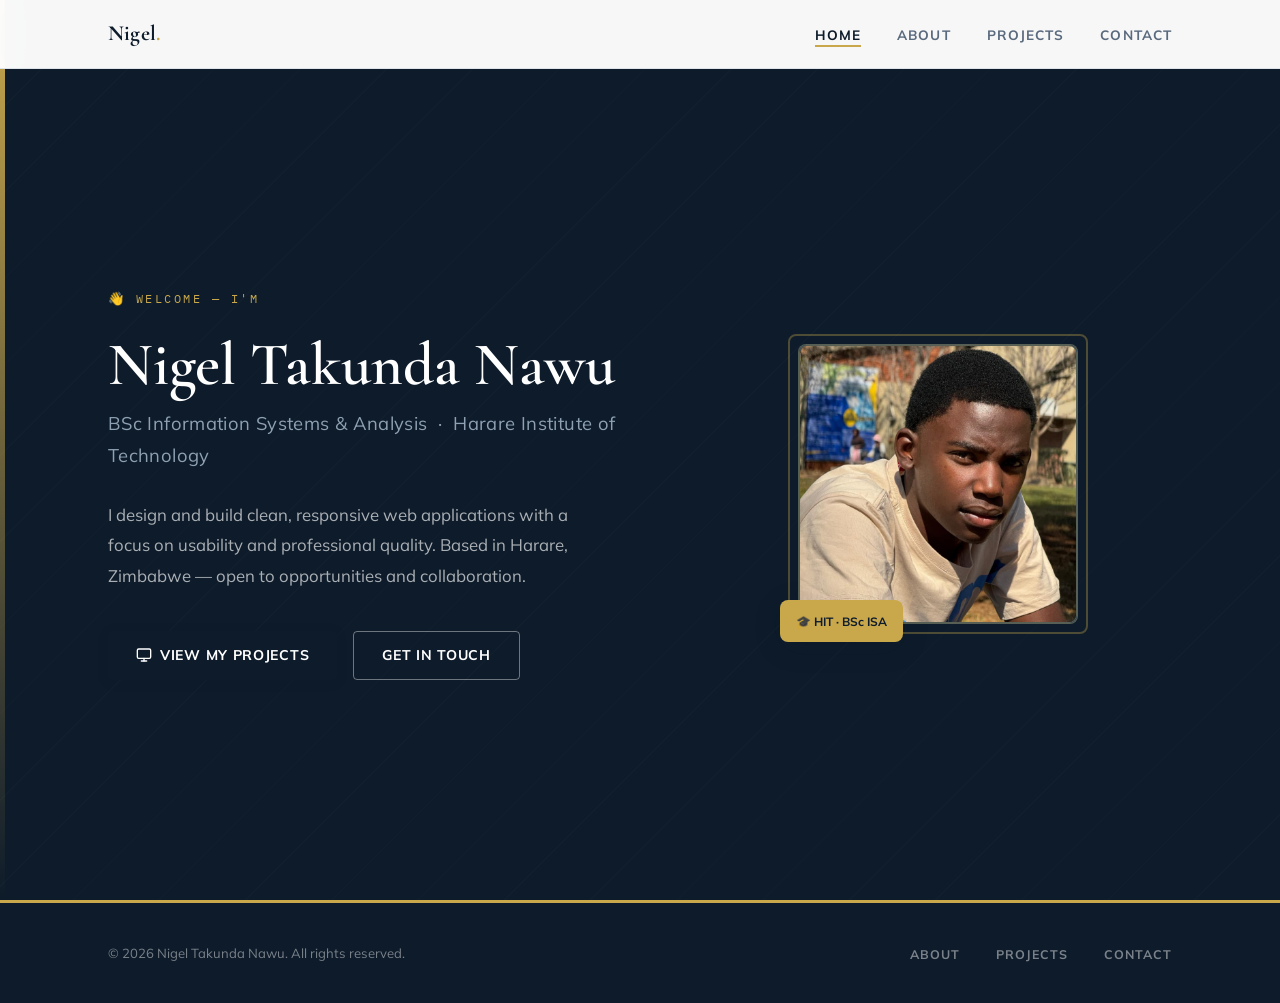
<file: index.html>
<!DOCTYPE html>
<html lang="en">
<head>
  <meta charset="UTF-8" />
  <meta name="viewport" content="width=device-width, initial-scale=1.0" />
  <meta name="description" content="Nigel Takunda Nawu — BSc Information Systems & Analysis student at HIT. Web developer based in Harare, Zimbabwe." />
  <title>Nigel Takunda Nawu | Web Developer</title>

  <!-- Google Fonts: Cormorant Garamond (serif display) + Mulish (clean sans) + IBM Plex Mono -->
  <link rel="preconnect" href="https://fonts.googleapis.com" />
  <link rel="preconnect" href="https://fonts.gstatic.com" crossorigin />
  <link href="https://fonts.googleapis.com/css2?family=Cormorant+Garamond:wght@600;700&family=Mulish:wght@400;600;700;800&family=IBM+Plex+Mono:wght@400;500&display=swap" rel="stylesheet" />

  <!-- External CSS stylesheet -->
  <link rel="stylesheet" href="css/style.css" />
</head>
<body>

  <!-- ===================== NAVIGATION ===================== -->
  <nav class="navbar" id="navbar" aria-label="Main navigation">
    <div class="container">
      <!-- Brand / Logo -->
      <a href="index.html" class="nav-logo" aria-label="Nigel Nawu home">
        Nigel<em>.</em>
      </a>

      <!-- Nav links -->
      <ul class="nav-links" id="navLinks" role="list">
        <li><a href="index.html" class="active" aria-current="page">Home</a></li>
        <li><a href="about.html">About</a></li>
        <li><a href="projects.html">Projects</a></li>
        <li><a href="contact.html">Contact</a></li>
      </ul>

      <!-- Mobile hamburger -->
      <button class="nav-toggle" id="navToggle"
              aria-label="Toggle navigation menu"
              aria-expanded="false"
              aria-controls="navLinks">
        <span></span>
        <span></span>
        <span></span>
      </button>
    </div>
  </nav>

  <!-- ===================== HERO ===================== -->
  <main>
    <section class="hero" aria-labelledby="hero-name">
      <div class="container">
        <div class="hero-inner">

          <!-- Text content -->
          <div class="hero-text">
            <span class="hero-eyebrow">👋 Welcome — I'm</span>

            <h1 class="hero-name" id="hero-name">Nigel Takunda Nawu</h1>

            <p class="hero-title">
              BSc Information Systems &amp; Analysis &nbsp;·&nbsp; Harare Institute of Technology
            </p>

            <p class="hero-intro">
              I design and build clean, responsive web applications with a focus
              on usability and professional quality. Based in Harare, Zimbabwe —
              open to opportunities and collaboration.
            </p>

            <!-- Call-to-action buttons -->
            <div class="hero-cta">
              <a href="projects.html" class="btn btn-primary">
                <!-- Inline SVG: monitor icon -->
                <svg xmlns="http://www.w3.org/2000/svg" width="16" height="16" viewBox="0 0 24 24"
                     fill="none" stroke="currentColor" stroke-width="2"
                     stroke-linecap="round" stroke-linejoin="round" aria-hidden="true">
                  <rect x="2" y="3" width="20" height="14" rx="2"/>
                  <line x1="8" y1="21" x2="16" y2="21"/>
                  <line x1="12" y1="17" x2="12" y2="21"/>
                </svg>
                View My Projects
              </a>
              <a href="contact.html" class="btn btn-outline" style="color:#fff; border-color:rgba(255,255,255,0.4);">
                Get In Touch
              </a>
            </div>
          </div>

          <!-- Avatar / Photo -->
          <div class="hero-avatar">
            <div class="avatar-frame">
              <!--
                TO ADD YOUR PHOTO:
                Replace the div below with:
                <img src="images/nigel.jpg" alt="Nigel Takunda Nawu" class="avatar-photo" style="border-radius:8px;width:280px;height:280px;object-fit:cover;">
              -->
              <div class="avatar-photo" role="img" aria-label="Nigel Takunda Nawu">
                <img src="images/project.jpg" alt="Nigel Takunda Nawu" class="avatar-photo" style="border-radius:8px;width:280px;height:280px;object-fit:cover;">
              </div>

              <!-- Credential badge -->
              <div class="hero-credential" aria-label="Currently studying at HIT">
                🎓 HIT · BSc ISA
              </div>
            </div>
          </div>

        </div>
      </div>
    </section>
  </main>

  <!-- ===================== FOOTER ===================== -->
  <footer class="footer" role="contentinfo">
    <div class="container">
      <div class="footer-inner">
        <p>© <span id="year"></span> Nigel Takunda Nawu. All rights reserved.</p>
        <nav aria-label="Footer navigation">
          <ul class="nav-links" role="list">
            <li><a href="about.html">About</a></li>
            <li><a href="projects.html">Projects</a></li>
            <li><a href="contact.html">Contact</a></li>
          </ul>
        </nav>
      </div>
    </div>
  </footer>

  <!-- ===================== JAVASCRIPT ===================== -->
  <script>
    // Inject current year
    document.getElementById('year').textContent = new Date().getFullYear();

    // Navbar shadow on scroll
    const navbar = document.getElementById('navbar');
    window.addEventListener('scroll', () => {
      navbar.classList.toggle('scrolled', window.scrollY > 10);
    });

    // Mobile nav toggle
    const toggle = document.getElementById('navToggle');
    const navLinks = document.getElementById('navLinks');

    toggle.addEventListener('click', () => {
      const open = navLinks.classList.toggle('open');
      toggle.setAttribute('aria-expanded', open);
    });

    // Close on link click (mobile)
    navLinks.querySelectorAll('a').forEach(a => {
      a.addEventListener('click', () => {
        navLinks.classList.remove('open');
        toggle.setAttribute('aria-expanded', 'false');
      });
    });
  </script>

</body>
</html>
</file>
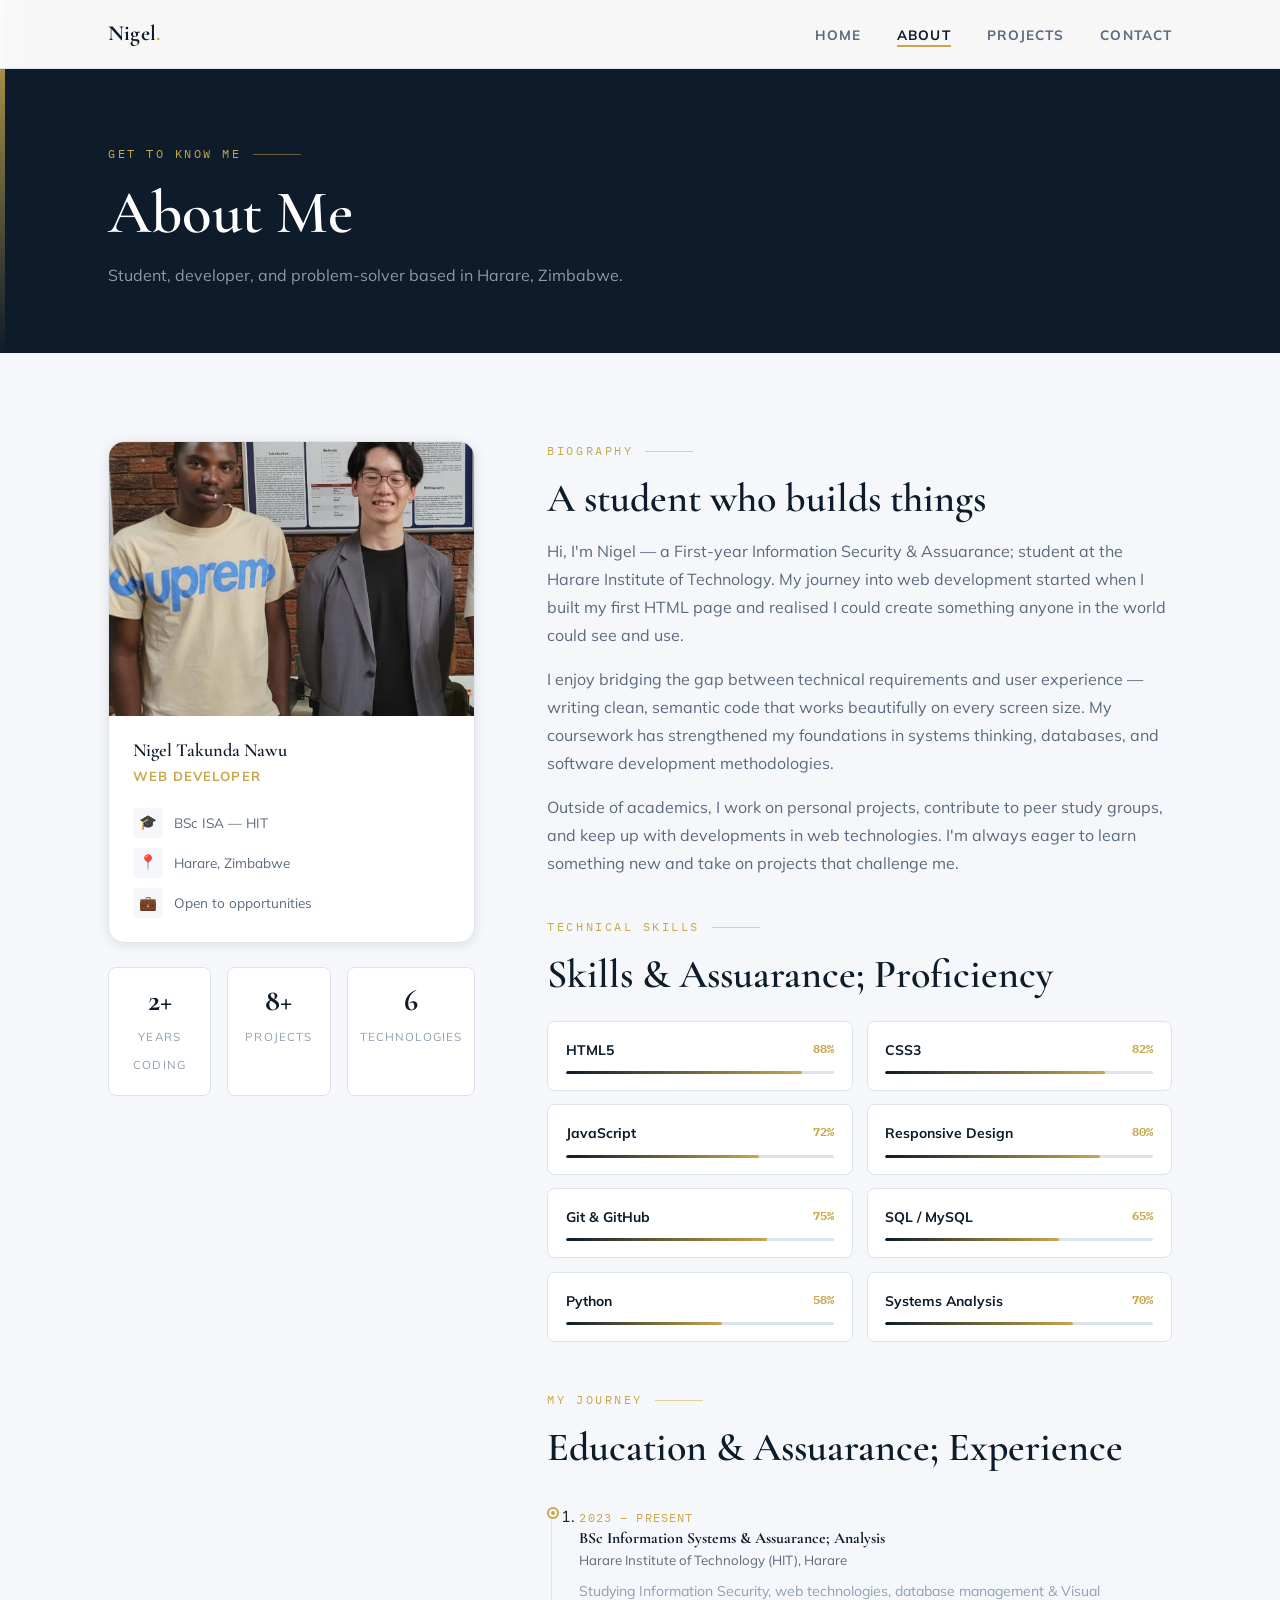
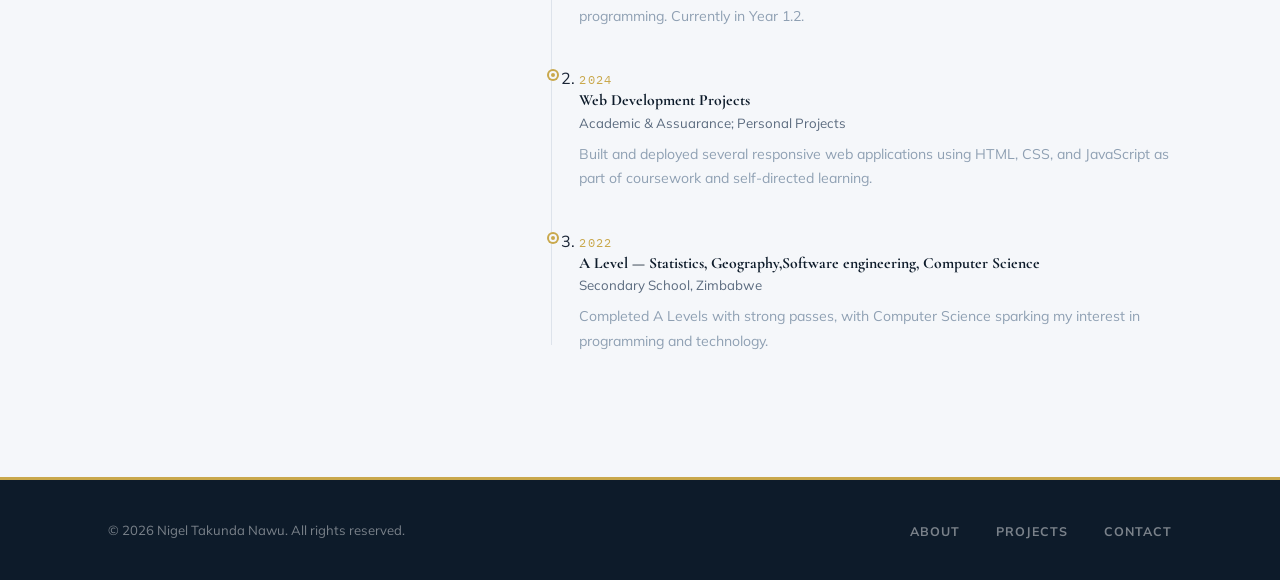
<file: about.html>
<!DOCTYPE html>
<html lang="en">
<head>
  <meta charset="UTF-8" />
  <meta name="viewport" content="width=device-width, initial-scale=1.0" />
  <meta name="description" content="About Nigel Takunda Nawu — biography, skills, education and experience." />
  <title>About | Nigel Takunda Nawu</title>

  <link rel="preconnect" href="https://fonts.googleapis.com" />
  <link rel="preconnect" href="https://fonts.gstatic.com" crossorigin />
  <link href="https://fonts.googleapis.com/css2?family=Cormorant+Garamond:wght@600;700&family=Mulish:wght@400;600;700;800&family=IBM+Plex+Mono:wght@400;500&display=swap" rel="stylesheet" />

  <!-- External CSS stylesheet -->
  <link rel="stylesheet" href="css/style.css" />
</head>
<body>

  <!-- ===================== NAVIGATION ===================== -->
  <nav class="navbar" id="navbar" aria-label="Main navigation">
    <div class="container">
      <a href="index.html" class="nav-logo">Nigel<em>.</em></a>

      <ul class="nav-links" id="navLinks" role="list">
        <li><a href="index.html">Home</a></li>
        <li><a href="about.html" class="active" aria-current="page">About</a></li>
        <li><a href="projects.html">Projects</a></li>
        <li><a href="contact.html">Contact</a></li>
      </ul>

      <button class="nav-toggle" id="navToggle"
              aria-label="Toggle navigation menu"
              aria-expanded="false"
              aria-controls="navLinks">
        <span></span><span></span><span></span>
      </button>
    </div>
  </nav>

  <!-- ===================== PAGE HEADER ===================== -->
  <header class="page-header" aria-labelledby="about-heading">
    <div class="container">
      <span class="section-label">Get to know me</span>
      <h1 id="about-heading">About Me</h1>
      <p>Student, developer, and problem-solver based in Harare, Zimbabwe.</p>
    </div>
  </header>

  <!-- ===================== ABOUT CONTENT ===================== -->
  <main>
    <section class="section" aria-label="About content">
      <div class="container">
        <div class="about-grid">

          <!-- ---- Sidebar: Profile card + stats ---- -->
          <aside class="about-sidebar">
            <div class="profile-card">
              <!-- Profile photo placeholder -->
              <div class="profile-card-img" aria-label="Nigel Takunda Nawu profile photo">
                <!--
                  TO ADD YOUR PHOTO: -->
                  <img src="images/project1.jpg" alt="Nigel Takunda Nawu">
              </div>
              <div class="profile-card-body">
                <h3>Nigel Takunda Nawu</h3>
                <p class="profile-role">Web Developer</p>
                <ul class="profile-meta" role="list">
                  <li class="profile-meta-item">
                    <span class="profile-meta-icon" aria-hidden="true">🎓</span>
                    BSc ISA — HIT
                  </li>
                  <li class="profile-meta-item">
                    <span class="profile-meta-icon" aria-hidden="true">📍</span>
                    Harare, Zimbabwe
                  </li>
                  <li class="profile-meta-item">
                    <span class="profile-meta-icon" aria-hidden="true">💼</span>
                    Open to opportunities
                  </li>
                </ul>
              </div>
            </div>

            <!-- Quick stats -->
            <div class="about-stats">
              <div class="stat-card">
                <span class="stat-number">2+</span>
                <span class="stat-label">Years Coding</span>
              </div>
              <div class="stat-card">
                <span class="stat-number">8+</span>
                <span class="stat-label">Projects</span>
              </div>
              <div class="stat-card">
                <span class="stat-number">6</span>
                <span class="stat-label">Technologies</span>
              </div>
            </div>
          </aside>

          <!-- ---- Main content: Bio + Skills + Timeline ---- -->
          <div class="about-main">

            <!-- Biography -->
            <section aria-labelledby="bio-heading">
              <span class="section-label">Biography</span>
              <h2 id="bio-heading">A student who builds things</h2>
              <div class="about-bio" style="margin-top:1rem;">
                <!-- Replace with your real biography -->
                <p>
                  Hi, I'm Nigel — a First-year Information Security & Assuarance;  student at
                  the Harare Institute of Technology. My journey into web development started
                  when I built my first HTML page and realised I could create something anyone
                  in the world could see and use.
                </p>
                <p>
                  I enjoy bridging the gap between technical requirements and user experience —
                  writing clean, semantic code that works beautifully on every screen size.
                  My coursework has strengthened my foundations in systems thinking, databases,
                  and software development methodologies.
                </p>
                <p>
                  Outside of academics, I work on personal projects, contribute to peer
                  study groups, and keep up with developments in web technologies. I'm
                  always eager to learn something new and take on projects that challenge me.
                </p>
              </div>
            </section>

            <!-- Skills -->
            <section class="skills-wrap" aria-labelledby="skills-heading">
              <span class="section-label">Technical Skills</span>
              <h2 id="skills-heading">Skills & Assuarance; Proficiency</h2>

              <!-- Skills rendered by JavaScript -->
              <div class="skills-grid" id="skillsGrid" style="margin-top:1.5rem;"></div>
            </section>

            <!-- Timeline -->
            <section class="timeline-section" aria-labelledby="timeline-heading">
              <span class="section-label">My Journey</span>
              <h2 id="timeline-heading">Education & Assuarance; Experience</h2>

              <ol class="timeline" role="list" style="margin-top:1.5rem;">

                <li class="timeline-item">
                  <time class="t-date" datetime="2023">2023 – Present</time>
                  <h3 class="t-title">BSc Information Systems & Assuarance; Analysis</h3>
                  <p class="t-org">Harare Institute of Technology (HIT), Harare</p>
                  <p class="t-desc">
                    Studying Information Security, web technologies, database management & Visual
                    programming. Currently in Year 1.2.
                  </p>
                </li>

                <li class="timeline-item">
                  <time class="t-date" datetime="2024">2024</time>
                  <h3 class="t-title">Web Development Projects</h3>
                  <p class="t-org">Academic & Assuarance; Personal Projects</p>
                  <p class="t-desc">
                    Built and deployed several responsive web applications using HTML,
                    CSS, and JavaScript as part of coursework and self-directed learning.
                  </p>
                </li>

                <li class="timeline-item">
                  <time class="t-date" datetime="2022">2022</time>
                  <h3 class="t-title">A Level — Statistics, Geography,Software engineering, Computer Science</h3>
                  <p class="t-org">Secondary School, Zimbabwe</p>
                  <p class="t-desc">
                    Completed A Levels with strong passes, with Computer Science sparking
                    my interest in programming and technology.
                  </p>
                </li>

              </ol>
            </section>

          </div><!-- /about-main -->
        </div>
      </div>
    </section>
  </main>

  <!-- ===================== FOOTER ===================== -->
  <footer class="footer" role="contentinfo">
    <div class="container">
      <div class="footer-inner">
        <p>© <span id="year"></span> Nigel Takunda Nawu. All rights reserved.</p>
        <nav aria-label="Footer navigation">
          <ul class="nav-links" role="list">
            <li><a href="about.html">About</a></li>
            <li><a href="projects.html">Projects</a></li>
            <li><a href="contact.html">Contact</a></li>
          </ul>
        </nav>
      </div>
    </div>
  </footer>

  <!-- ===================== JAVASCRIPT ===================== -->
  <script>
    document.getElementById('year').textContent = new Date().getFullYear();

    // Navbar scroll shadow
    const navbar = document.getElementById('navbar');
    window.addEventListener('scroll', () => {
      navbar.classList.toggle('scrolled', window.scrollY > 10);
    });

    // Mobile nav
    const toggle = document.getElementById('navToggle');
    const navLinks = document.getElementById('navLinks');
    toggle.addEventListener('click', () => {
      const open = navLinks.classList.toggle('open');
      toggle.setAttribute('aria-expanded', open);
    });
    navLinks.querySelectorAll('a').forEach(a => {
      a.addEventListener('click', () => {
        navLinks.classList.remove('open');
        toggle.setAttribute('aria-expanded', 'false');
      });
    });

    // ---- Skills data — edit name/level to match your real skills ----
    const skills = [
      { name: 'HTML5',          level: 88 },
      { name: 'CSS3',           level: 82 },
      { name: 'JavaScript',     level: 72 },
      { name: 'Responsive Design', level: 80 },
      { name: 'Git & GitHub',   level: 75 },
      { name: 'SQL / MySQL',    level: 65 },
      { name: 'Python',         level: 58 },
      { name: 'Systems Analysis', level: 70 },
    ];

    // Render skill bars into the grid
    const grid = document.getElementById('skillsGrid');
    skills.forEach(s => {
      const el = document.createElement('div');
      el.className = 'skill-item';
      el.innerHTML = `
        <div class="skill-header">
          <span>${s.name}</span>
          <span class="skill-pct">${s.level}%</span>
        </div>
        <div class="skill-bar"
             role="progressbar"
             aria-valuenow="${s.level}"
             aria-valuemin="0"
             aria-valuemax="100"
             aria-label="${s.name} proficiency ${s.level}%">
          <div class="skill-fill" data-width="${s.level}%"></div>
        </div>
      `;
      grid.appendChild(el);
    });

    // Animate bars when they scroll into view
    const observer = new IntersectionObserver(entries => {
      entries.forEach(entry => {
        if (entry.isIntersecting) {
          entry.target.querySelectorAll('.skill-fill').forEach(bar => {
            bar.style.width = bar.dataset.width;
          });
          observer.unobserve(entry.target);
        }
      });
    }, { threshold: 0.3 });

    observer.observe(grid);
  </script>

</body>
</html>
</file>
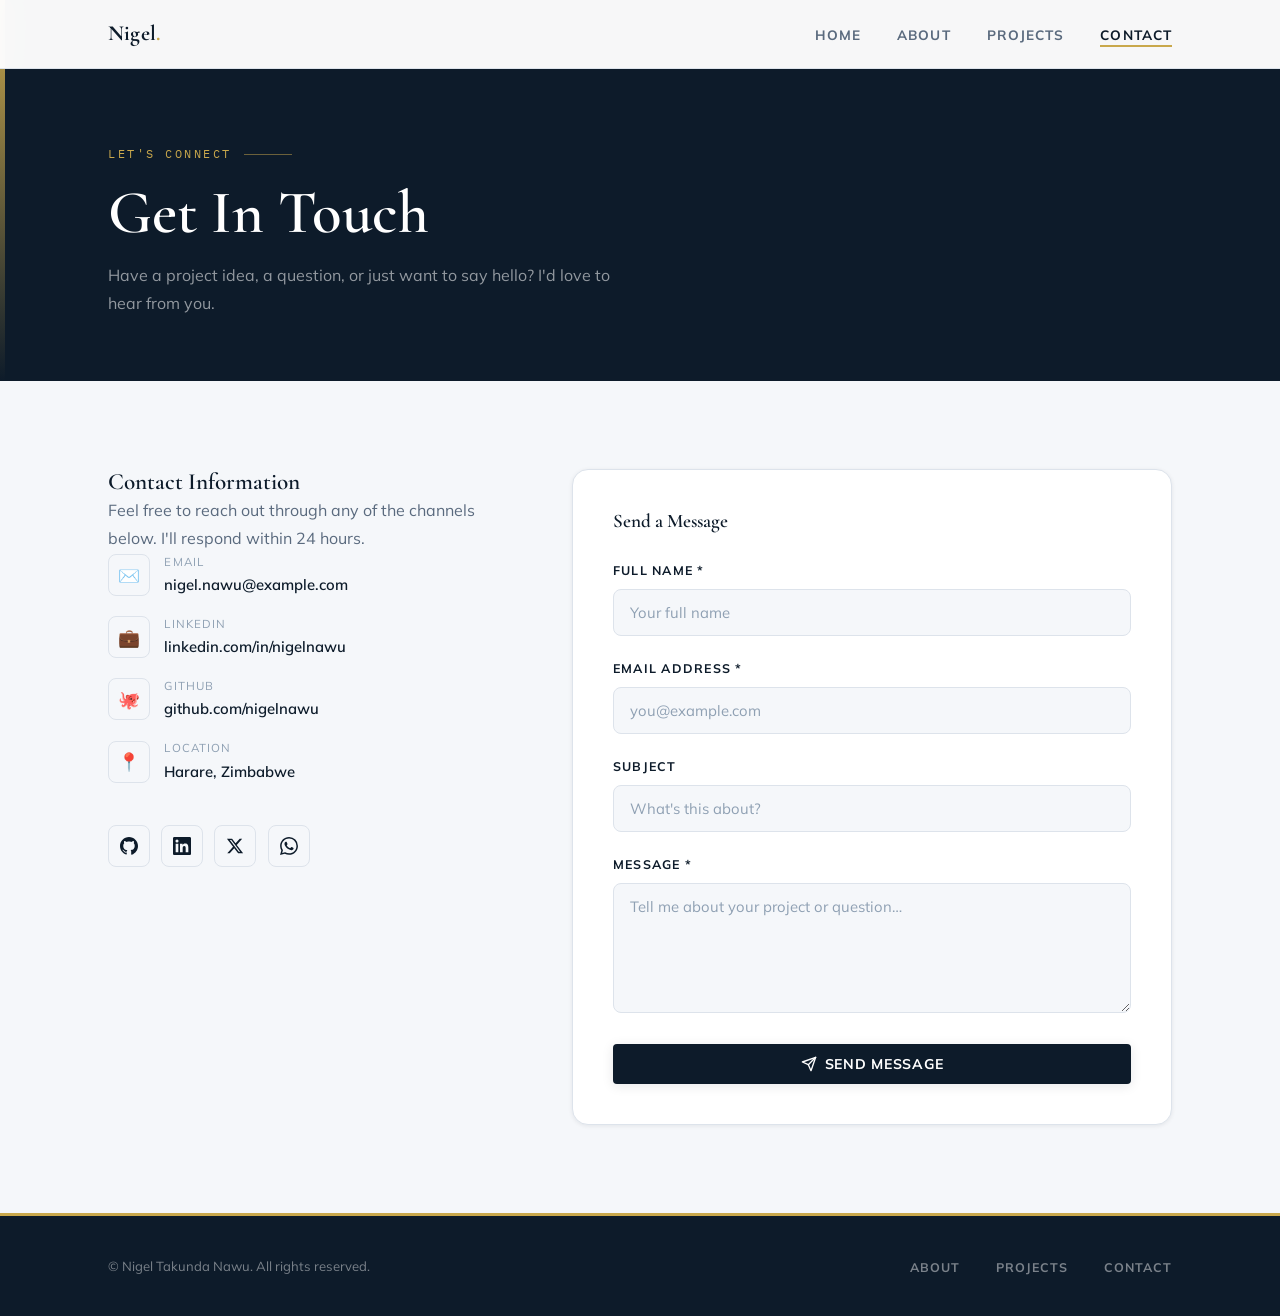
<file: contact.html>
<!DOCTYPE html>
<html lang="en">
<head>
  <meta charset="UTF-8" />
  <meta name="viewport" content="width=device-width, initial-scale=1.0" />
  <meta name="description" content="Contact Nigel Takunda Nawu — reach out for projects, collaboration, or opportunities." />
  <title>Contact | Nigel Takunda Nawu</title>

  <link rel="preconnect" href="https://fonts.googleapis.com" />
  <link rel="preconnect" href="https://fonts.gstatic.com" crossorigin />
  <link href="https://fonts.googleapis.com/css2?family=Cormorant+Garamond:wght@600;700&family=Mulish:wght@400;600;700;800&family=IBM+Plex+Mono:wght@400;500&display=swap" rel="stylesheet" />

  <!-- External CSS stylesheet -->
  <link rel="stylesheet" href="css/style.css" />
</head>
<body>

  <!-- ===================== NAVIGATION ===================== -->
  <nav class="navbar" id="navbar" aria-label="Main navigation">
    <div class="container">
      <a href="index.html" class="nav-logo">Nigel<em>.</em></a>

      <ul class="nav-links" id="navLinks" role="list">
        <li><a href="index.html">Home</a></li>
        <li><a href="about.html">About</a></li>
        <li><a href="projects.html">Projects</a></li>
        <li><a href="contact.html" class="active" aria-current="page">Contact</a></li>
      </ul>

      <button class="nav-toggle" id="navToggle"
              aria-label="Toggle navigation menu"
              aria-expanded="false"
              aria-controls="navLinks">
        <span></span><span></span><span></span>
      </button>
    </div>
  </nav>

  <!-- ===================== PAGE HEADER ===================== -->
  <header class="page-header" aria-labelledby="contact-heading">
    <div class="container">
      <span class="section-label">Let's connect</span>
      <h1 id="contact-heading">Get In Touch</h1>
      <p>Have a project idea, a question, or just want to say hello? I'd love to hear from you.</p>
    </div>
  </header>

  <!-- ===================== CONTACT CONTENT ===================== -->
  <main>
    <section class="section" aria-label="Contact information and form">
      <div class="container">
        <div class="contact-grid">

          <!-- ---- Info column ---- -->
          <aside>
            <h3>Contact Information</h3>
            <p>Feel free to reach out through any of the channels below.
               I'll respond within 24 hours.</p>

            <!-- Contact items — includes required email link -->
            <ul class="contact-list" role="list">

              <!-- Email link (required by assignment brief) -->
              <li>
                <a href="mailto:nigeltakunda8@gmail.com"
                   class="contact-row"
                   aria-label="Email Nigel Nawu">
                  <span class="contact-icon" aria-hidden="true">✉️</span>
                  <div>
                    <div class="contact-lbl">Email</div>
                    <div class="contact-val">nigel.nawu@example.com</div>
                  </div>
                </a>
              </li>

              <li>
                <a href="https://linkedin.com/in/nigelnawu"
                   class="contact-row"
                   target="_blank" rel="noopener noreferrer"
                   aria-label="Nigel Nawu on LinkedIn">
                  <span class="contact-icon" aria-hidden="true">💼</span>
                  <div>
                    <div class="contact-lbl">LinkedIn</div>
                    <div class="contact-val">linkedin.com/in/nigelnawu</div>
                  </div>
                </a>
              </li>

              <li>
                <a href="https://github.com/nigelnawu"
                   class="contact-row"
                   target="_blank" rel="noopener noreferrer"
                   aria-label="Nigel Nawu on GitHub">
                  <span class="contact-icon" aria-hidden="true">🐙</span>
                  <div>
                    <div class="contact-lbl">GitHub</div>
                    <div class="contact-val">github.com/nigelnawu</div>
                  </div>
                </a>
              </li>

              <li class="contact-row" style="cursor:default;">
                <span class="contact-icon" aria-hidden="true">📍</span>
                <div>
                  <div class="contact-lbl">Location</div>
                  <div class="contact-val">Harare, Zimbabwe</div>
                </div>
              </li>

            </ul>

            <!-- Social media links (required by assignment brief) -->
            <nav aria-label="Social media links">
              <div class="social-row">

                <!-- GitHub -->
                <a href="https://github.com/nigelnawu"
                   class="social-btn"
                   target="_blank" rel="noopener noreferrer"
                   aria-label="GitHub profile">
                  <svg xmlns="http://www.w3.org/2000/svg" width="18" height="18" viewBox="0 0 24 24" fill="currentColor" aria-hidden="true">
                    <path d="M12 0C5.37 0 0 5.37 0 12c0 5.3 3.438 9.8 8.205 11.385.6.113.82-.258.82-.577 0-.285-.01-1.04-.015-2.04-3.338.724-4.042-1.61-4.042-1.61C4.422 18.07 3.633 17.7 3.633 17.7c-1.087-.744.084-.729.084-.729 1.205.084 1.838 1.236 1.838 1.236 1.07 1.835 2.809 1.305 3.495.998.108-.776.417-1.305.76-1.605-2.665-.3-5.466-1.332-5.466-5.93 0-1.31.465-2.38 1.235-3.22-.135-.303-.54-1.523.105-3.176 0 0 1.005-.322 3.3 1.23.96-.267 1.98-.399 3-.405 1.02.006 2.04.138 3 .405 2.28-1.552 3.285-1.23 3.285-1.23.645 1.653.24 2.873.12 3.176.765.84 1.23 1.91 1.23 3.22 0 4.61-2.805 5.625-5.475 5.92.42.36.81 1.096.81 2.22 0 1.606-.015 2.896-.015 3.286 0 .315.21.69.825.57C20.565 21.795 24 17.295 24 12c0-6.63-5.37-12-12-12"/>
                  </svg>
                </a>

                <!-- LinkedIn -->
                <a href="https://linkedin.com/in/nigelnawu"
                   class="social-btn"
                   target="_blank" rel="noopener noreferrer"
                   aria-label="LinkedIn profile">
                  <svg xmlns="http://www.w3.org/2000/svg" width="18" height="18" viewBox="0 0 24 24" fill="currentColor" aria-hidden="true">
                    <path d="M20.447 20.452h-3.554v-5.569c0-1.328-.027-3.037-1.852-3.037-1.853 0-2.136 1.445-2.136 2.939v5.667H9.351V9h3.414v1.561h.046c.477-.9 1.637-1.85 3.37-1.85 3.601 0 4.267 2.37 4.267 5.455v6.286zM5.337 7.433a2.062 2.062 0 0 1-2.063-2.065 2.064 2.064 0 1 1 2.063 2.065zm1.782 13.019H3.555V9h3.564v11.452zM22.225 0H1.771C.792 0 0 .774 0 1.729v20.542C0 23.227.792 24 1.771 24h20.451C23.2 24 24 23.227 24 22.271V1.729C24 .774 23.2 0 22.222 0h.003z"/>
                  </svg>
                </a>

                <!-- Twitter / X -->
                <a href="https://twitter.com/nigelnawu"
                   class="social-btn"
                   target="_blank" rel="noopener noreferrer"
                   aria-label="Twitter profile">
                  <svg xmlns="http://www.w3.org/2000/svg" width="18" height="18" viewBox="0 0 24 24" fill="currentColor" aria-hidden="true">
                    <path d="M18.244 2.25h3.308l-7.227 8.26 8.502 11.24H16.17l-5.214-6.817L4.99 21.75H1.68l7.73-8.835L1.254 2.25H8.08l4.713 6.231zm-1.161 17.52h1.833L7.084 4.126H5.117z"/>
                  </svg>
                </a>

                <!-- WhatsApp -->
                <a href="https://wa.me/263771234567"
                   class="social-btn"
                   target="_blank" rel="noopener noreferrer"
                   aria-label="WhatsApp contact">
                  <svg xmlns="http://www.w3.org/2000/svg" width="18" height="18" viewBox="0 0 24 24" fill="currentColor" aria-hidden="true">
                    <path d="M17.472 14.382c-.297-.149-1.758-.867-2.03-.967-.273-.099-.471-.148-.67.15-.197.297-.767.966-.94 1.164-.173.199-.347.223-.644.075-.297-.15-1.255-.463-2.39-1.475-.883-.788-1.48-1.761-1.653-2.059-.173-.297-.018-.458.13-.606.134-.133.298-.347.446-.52.149-.174.198-.298.298-.497.099-.198.05-.371-.025-.52-.075-.149-.669-1.612-.916-2.207-.242-.579-.487-.5-.669-.51-.173-.008-.371-.01-.57-.01-.198 0-.52.074-.792.372-.272.297-1.04 1.016-1.04 2.479 0 1.462 1.065 2.875 1.213 3.074.149.198 2.096 3.2 5.077 4.487.709.306 1.262.489 1.694.625.712.227 1.36.195 1.871.118.571-.085 1.758-.719 2.006-1.413.248-.694.248-1.289.173-1.413-.074-.124-.272-.198-.57-.347m-5.421 7.403h-.004a9.87 9.87 0 0 1-5.031-1.378l-.361-.214-3.741.982.998-3.648-.235-.374a9.86 9.86 0 0 1-1.51-5.26c.001-5.45 4.436-9.884 9.888-9.884 2.64 0 5.122 1.03 6.988 2.898a9.825 9.825 0 0 1 2.893 6.994c-.003 5.45-4.437 9.884-9.885 9.884m8.413-18.297A11.815 11.815 0 0 0 12.05 0C5.495 0 .16 5.335.157 11.892c0 2.096.547 4.142 1.588 5.945L.057 24l6.305-1.654a11.882 11.882 0 0 0 5.683 1.448h.005c6.554 0 11.89-5.335 11.893-11.893a11.821 11.821 0 0 0-3.48-8.413Z"/>
                  </svg>
                </a>

              </div>
            </nav>
          </aside>

          <!-- ---- Contact Form ---- -->
          <div>
            <!--
              HTML5 form validation attributes used (required by brief):
              required, type="email", minlength, maxlength, placeholder
            -->
            <form class="contact-form" id="contactForm" novalidate aria-label="Contact form">
              <h3>Send a Message</h3>

              <!-- Full name -->
              <div class="form-group">
                <label for="name">
                  Full Name <abbr title="required" aria-label="required">*</abbr>
                </label>
                <input
                  type="text"
                  id="name"
                  name="name"
                  placeholder="Your full name"
                  required
                  minlength="2"
                  maxlength="80"
                  autocomplete="name"
                />
              </div>

              <!-- Email address -->
              <div class="form-group">
                <label for="email">
                  Email Address <abbr title="required" aria-label="required">*</abbr>
                </label>
                <input
                  type="email"
                  id="email"
                  name="email"
                  placeholder="you@example.com"
                  required
                  autocomplete="email"
                />
              </div>

              <!-- Subject (optional) -->
              <div class="form-group">
                <label for="subject">Subject</label>
                <input
                  type="text"
                  id="subject"
                  name="subject"
                  placeholder="What's this about?"
                  maxlength="120"
                />
              </div>

              <!-- Message -->
              <div class="form-group">
                <label for="message">
                  Message <abbr title="required" aria-label="required">*</abbr>
                </label>
                <textarea
                  id="message"
                  name="message"
                  placeholder="Tell me about your project or question…"
                  required
                  minlength="10"
                  maxlength="2000"
                ></textarea>
              </div>

              <!-- Submit button -->
              <button type="submit" class="btn btn-primary" style="width:100%; justify-content:center;" href="mailto:nigeltakunda8@gmail.com">
                <svg xmlns="http://www.w3.org/2000/svg" width="16" height="16" viewBox="0 0 24 24" fill="none" stroke="currentColor" stroke-width="2" stroke-linecap="round" stroke-linejoin="round" aria-hidden="true">
                  <line x1="22" y1="2" x2="11" y2="13"/>
                  <polygon points="22 2 15 22 11 13 2 9 22 2"/>
                </svg>
                Send Message
              </button>

              <!-- Feedback region (screen-reader friendly) -->
              <div id="formFeedback"
                   role="alert"
                   aria-live="polite"
                   style="margin-top:1rem; font-size:0.88rem; display:none;">
              </div>
            </form>
          </div>

        </div>
      </div>
    </section>
  </main>

  <!-- ===================== FOOTER ===================== -->
  <footer class="footer" role="contentinfo">
    <div class="container">
      <div class="footer-inner">
        <p>© <span id="year"></span> Nigel Takunda Nawu. All rights reserved.</p>
        <nav aria-label="Footer navigation">
          <ul class="nav-links" role="list">
            <li><a href="about.html">About</a></li>
            <li><a href="projects.html">Projects</a></li>
            <li><a href="contact.html">Contact</a></li>
          </ul>
        </nav>
      </div>
    </div>
  </footer>

  <!-- ===================== JAVASCRIPT ===================== -->
  <script>
    document.getElementById('year').textContent = new Date().getFullYear();

    // Navbar shadow on scroll
    const navbar = document.getElementById('navbar');
    window.addEventListener('scroll', () => {
      navbar.classList.toggle('scrolled', window.scrollY > 10);
    });

    // Mobile nav
    const toggle = document.getElementById('navToggle');
    const navLinks = document.getElementById('navLinks');
    toggle.addEventListener('click', () => {
      const open = navLinks.classList.toggle('open');
      toggle.setAttribute('aria-expanded', open);
    });
    navLinks.querySelectorAll('a').forEach(a => {
      a.addEventListener('click', () => {
        navLinks.classList.remove('open');
        toggle.setAttribute('aria-expanded', 'false');
      });
    });

    // ---- Form validation & submission ----
    const form     = document.getElementById('contactForm');
    const feedback = document.getElementById('formFeedback');

    form.addEventListener('submit', function(e) {
      e.preventDefault();

      // Use the browser's HTML5 constraint validation API
      if (!form.checkValidity()) {
        form.reportValidity();
        return;
      }

      // Collect values
      const data = {
        name:    form.name.value.trim(),
        email:   form.email.value.trim(),
        subject: form.subject.value.trim(),
        message: form.message.value.trim(),
      };

      // -------------------------------------------------------
      // PRODUCTION: Connect to a real backend here.
      // Example with Formspree (free tier):
      //
         fetch(https:formspree.io/f/mreoaboe,) {
          method: 'POST',
           headers: { 'Content-Type': 'application/json' },
           body: JSON.stringify(data)
         }).then(() => showSuccess(data.name));
      
      // Until then, log and show a simulated success message.
      // -------------------------------------------------------

      console.log('Form data:', data);

      // Show success feedback
      feedback.style.display  = 'block';
      feedback.style.color    = '#1a6b3a';
      feedback.textContent    = `✅ Thank you, ${data.name}! Your message has been sent. I'll get back to you soon.`;

      form.reset();

      // Auto-hide after 7 seconds
      setTimeout(() => { feedback.style.display = 'none'; }, 7000);
    });

    
  </script>

</body>
</html>
</file>
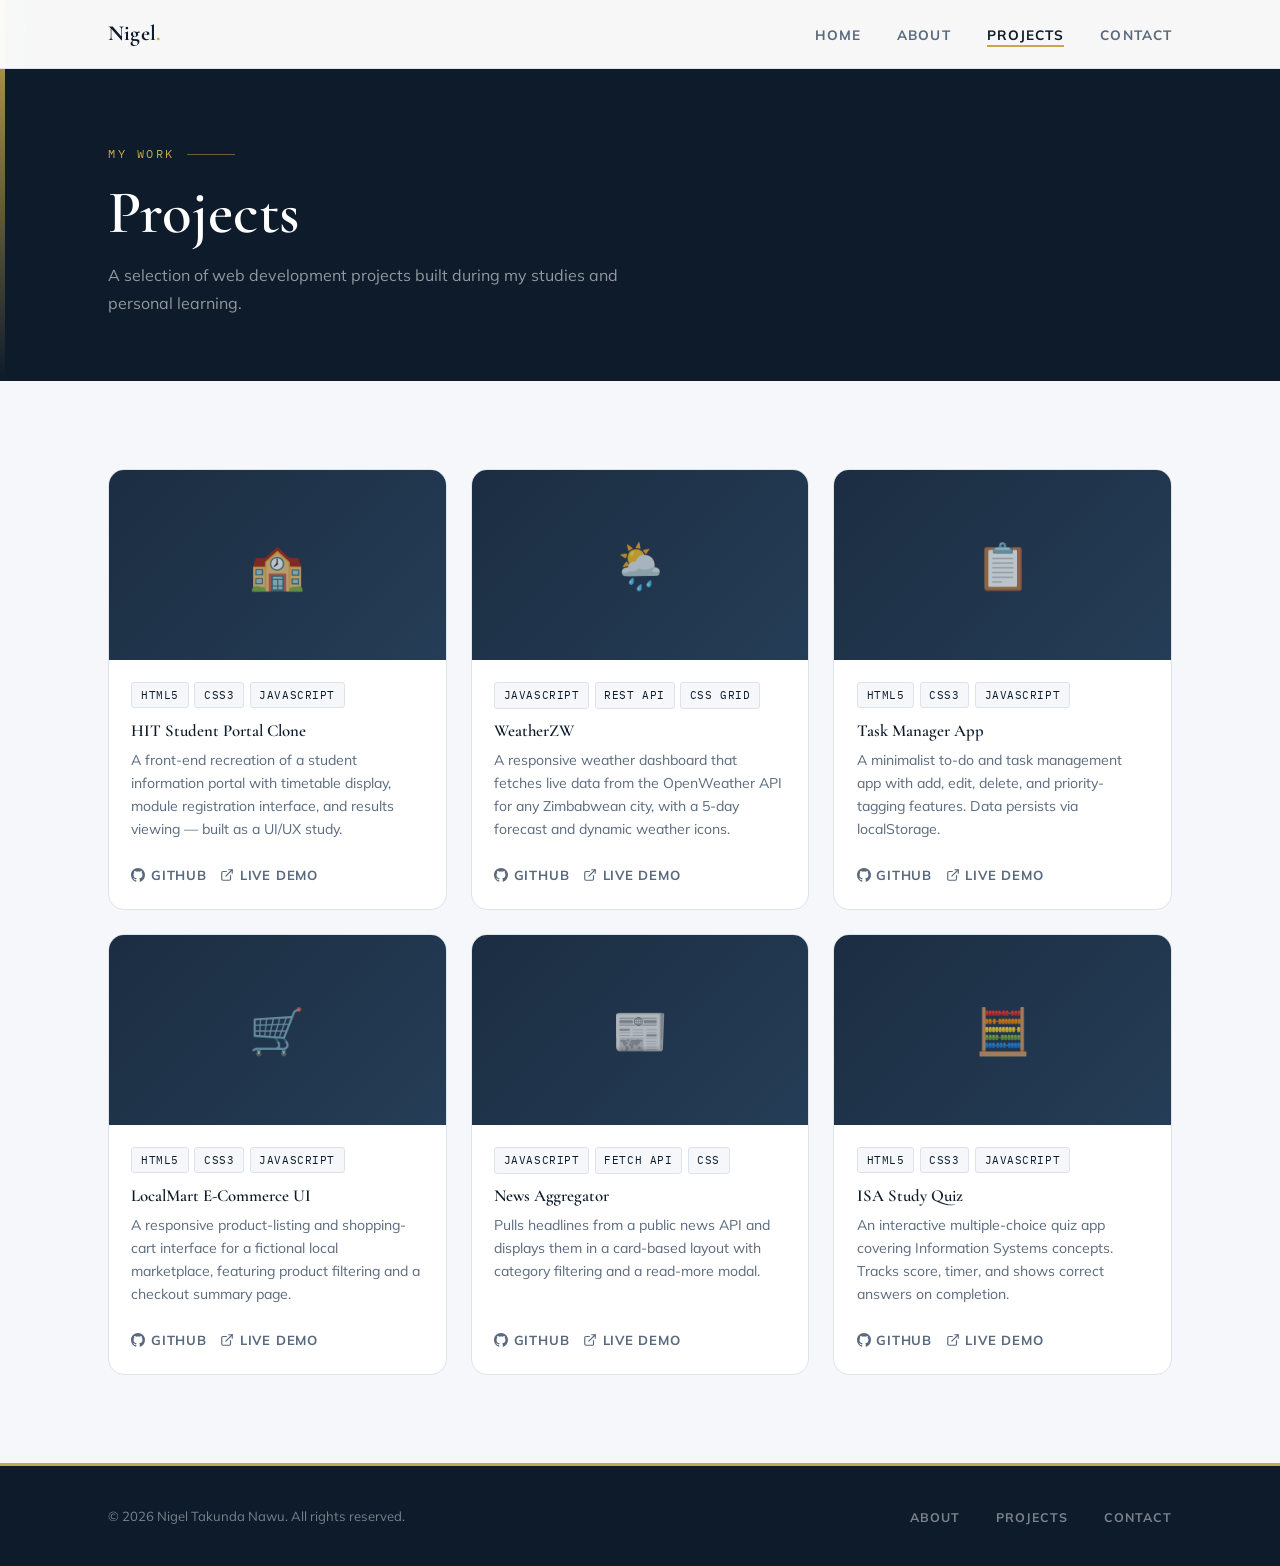
<file: projects.html>
<!DOCTYPE html>
<html lang="en">
<head>
  <meta charset="UTF-8" />
  <meta name="viewport" content="width=device-width, initial-scale=1.0" />
  <meta name="description" content="Projects by Nigel Takunda Nawu — web development portfolio." />
  <title>Projects | Nigel Takunda Nawu</title>

  <link rel="preconnect" href="https://fonts.googleapis.com" />
  <link rel="preconnect" href="https://fonts.gstatic.com" crossorigin />
  <link href="https://fonts.googleapis.com/css2?family=Cormorant+Garamond:wght@600;700&family=Mulish:wght@400;600;700;800&family=IBM+Plex+Mono:wght@400;500&display=swap" rel="stylesheet" />

  <!-- External CSS stylesheet -->
  <link rel="stylesheet" href="css/style.css" />
</head>
<body>

  <!-- ===================== NAVIGATION ===================== -->
  <nav class="navbar" id="navbar" aria-label="Main navigation">
    <div class="container">
      <a href="index.html" class="nav-logo">Nigel<em>.</em></a>

      <ul class="nav-links" id="navLinks" role="list">
        <li><a href="index.html">Home</a></li>
        <li><a href="about.html">About</a></li>
        <li><a href="projects.html" class="active" aria-current="page">Projects</a></li>
        <li><a href="contact.html">Contact</a></li>
      </ul>

      <button class="nav-toggle" id="navToggle"
              aria-label="Toggle navigation menu"
              aria-expanded="false"
              aria-controls="navLinks">
        <span></span><span></span><span></span>
      </button>
    </div>
  </nav>

  <!-- ===================== PAGE HEADER ===================== -->
  <header class="page-header" aria-labelledby="projects-heading">
    <div class="container">
      <span class="section-label">My Work</span>
      <h1 id="projects-heading">Projects</h1>
      <p>A selection of web development projects built during my studies and personal learning.</p>
    </div>
  </header>

  <!-- ===================== PROJECTS GRID ===================== -->
  <main>
    <section class="section" aria-label="Projects portfolio">
      <div class="container">

        <!--
          CSS GRID layout (fulfils brief requirement):
          .projects-grid uses grid-template-columns: repeat(3, 1fr)
          defined in css/style.css
        -->
        <div class="projects-grid" id="projectsGrid" aria-label="Project cards">
          <!-- Cards injected by JavaScript below -->
        </div>

      </div>
    </section>
  </main>

  <!-- ===================== FOOTER ===================== -->
  <footer class="footer" role="contentinfo">
    <div class="container">
      <div class="footer-inner">
        <p>© <span id="year"></span> Nigel Takunda Nawu. All rights reserved.</p>
        <nav aria-label="Footer navigation">
          <ul class="nav-links" role="list">
            <li><a href="about.html">About</a></li>
            <li><a href="projects.html">Projects</a></li>
            <li><a href="contact.html">Contact</a></li>
          </ul>
        </nav>
      </div>
    </div>
  </footer>

  <!-- ===================== JAVASCRIPT ===================== -->
  <script>
    document.getElementById('year').textContent = new Date().getFullYear();

    // Navbar scroll shadow
    const navbar = document.getElementById('navbar');
    window.addEventListener('scroll', () => {
      navbar.classList.toggle('scrolled', window.scrollY > 10);
    });

    // Mobile nav
    const toggle = document.getElementById('navToggle');
    const navLinks = document.getElementById('navLinks');
    toggle.addEventListener('click', () => {
      const open = navLinks.classList.toggle('open');
      toggle.setAttribute('aria-expanded', open);
    });
    navLinks.querySelectorAll('a').forEach(a => {
      a.addEventListener('click', () => {
        navLinks.classList.remove('open');
        toggle.setAttribute('aria-expanded', 'false');
      });
    });

    // ---- Project data ----
    // Replace github and demo URLs with your real repository/live links.
    // Add a real screenshot by setting: img: 'images/project1.jpg'
    const projects = [
      {
        emoji: '🏫',
        title: 'HIT Student Portal Clone',
        description:
          'A front-end recreation of a student information portal with timetable display, module registration interface, and results viewing — built as a UI/UX study.',
        tags: ['HTML5', 'CSS3', 'JavaScript'],
        github: 'https://github.com/nigelnawu/hit-portal-clone',
        demo:   'https://nigelnawu.github.io/hit-portal-clone',
      },
      {
        emoji: '🌦️',
        title: 'WeatherZW',
        description:
          'A responsive weather dashboard that fetches live data from the OpenWeather API for any Zimbabwean city, with a 5-day forecast and dynamic weather icons.',
        tags: ['JavaScript', 'REST API', 'CSS Grid'],
        github: 'https://github.com/nigelnawu/weatherzw',
        demo:   'https://nigelnawu.github.io/weatherzw',
      },
      {
        emoji: '📋',
        title: 'Task Manager App',
        description:
          'A minimalist to-do and task management app with add, edit, delete, and priority-tagging features. Data persists via localStorage.',
        tags: ['HTML5', 'CSS3', 'JavaScript'],
        github: 'https://github.com/nigelnawu/task-manager',
        demo:   'https://nigelnawu.github.io/task-manager',
      },
      {
        emoji: '🛒',
        title: 'LocalMart E-Commerce UI',
        description:
          'A responsive product-listing and shopping-cart interface for a fictional local marketplace, featuring product filtering and a checkout summary page.',
        tags: ['HTML5', 'CSS3', 'JavaScript'],
        github: 'https://github.com/nigelnawu/localmart',
        demo:   'https://nigelnawu.github.io/localmart',
      },
      {
        emoji: '📰',
        title: 'News Aggregator',
        description:
          'Pulls headlines from a public news API and displays them in a card-based layout with category filtering and a read-more modal.',
        tags: ['JavaScript', 'Fetch API', 'CSS'],
        github: 'https://github.com/nigelnawu/news-aggregator',
        demo:   'https://nigelnawu.github.io/news-aggregator',
      },
      {
        emoji: '🧮',
        title: 'ISA Study Quiz',
        description:
          'An interactive multiple-choice quiz app covering Information Systems concepts. Tracks score, timer, and shows correct answers on completion.',
        tags: ['HTML5', 'CSS3', 'JavaScript'],
        github: 'https://github.com/nigelnawu/isa-quiz',
        demo:   'https://nigelnawu.github.io/isa-quiz',
      },
    ];

    // SVG icons
    const ghIcon = `<svg xmlns="http://www.w3.org/2000/svg" viewBox="0 0 24 24" fill="currentColor" aria-hidden="true"><path d="M12 0C5.37 0 0 5.37 0 12c0 5.3 3.438 9.8 8.205 11.385.6.113.82-.258.82-.577 0-.285-.01-1.04-.015-2.04-3.338.724-4.042-1.61-4.042-1.61C4.422 18.07 3.633 17.7 3.633 17.7c-1.087-.744.084-.729.084-.729 1.205.084 1.838 1.236 1.838 1.236 1.07 1.835 2.809 1.305 3.495.998.108-.776.417-1.305.76-1.605-2.665-.3-5.466-1.332-5.466-5.93 0-1.31.465-2.38 1.235-3.22-.135-.303-.54-1.523.105-3.176 0 0 1.005-.322 3.3 1.23.96-.267 1.98-.399 3-.405 1.02.006 2.04.138 3 .405 2.28-1.552 3.285-1.23 3.285-1.23.645 1.653.24 2.873.12 3.176.765.84 1.23 1.91 1.23 3.22 0 4.61-2.805 5.625-5.475 5.92.42.36.81 1.096.81 2.22 0 1.606-.015 2.896-.015 3.286 0 .315.21.69.825.57C20.565 21.795 24 17.295 24 12c0-6.63-5.37-12-12-12"/></svg>`;
    const liveIcon = `<svg xmlns="http://www.w3.org/2000/svg" viewBox="0 0 24 24" fill="none" stroke="currentColor" stroke-width="2" stroke-linecap="round" stroke-linejoin="round" aria-hidden="true"><path d="M18 13v6a2 2 0 0 1-2 2H5a2 2 0 0 1-2-2V8a2 2 0 0 1 2-2h6"/><polyline points="15 3 21 3 21 9"/><line x1="10" y1="14" x2="21" y2="3"/></svg>`;

    // Render cards
    const grid = document.getElementById('projectsGrid');
    projects.forEach(p => {
      const card = document.createElement('article');
      card.className = 'project-card';
      card.innerHTML = `
        <div class="project-thumb" aria-label="${p.title} project thumbnail">${p.emoji}</div>
        <div class="project-body">
          <div class="project-tags">
            ${p.tags.map(t => `<span class="tag">${t}</span>`).join('')}
          </div>
          <h3 class="project-title">${p.title}</h3>
          <p class="project-desc">${p.description}</p>
          <div class="project-links">
            <a href="${p.github}" class="project-link"
               target="_blank" rel="noopener noreferrer"
               aria-label="View ${p.title} source on GitHub">
              ${ghIcon} GitHub
            </a>
            <a href="${p.demo}" class="project-link"
               target="_blank" rel="noopener noreferrer"
               aria-label="View live demo of ${p.title}">
              ${liveIcon} Live Demo
            </a>
          </div>
        </div>
      `;
      grid.appendChild(card);
    });
  </script>

</body>
</html>
</file>
<file: css/style.css>
/* ============================================================
   PORTFOLIO — Nigel Takunda Nawu
   Author: Nigel Takunda Nawu
   Description: External stylesheet — Professional & Corporate
   ============================================================ */

/* ---------- CSS Custom Properties ---------- */
:root {
  /* Colour palette: navy, white, gold accent — trustworthy & polished */
  --clr-navy:        #0d1b2a;
  --clr-navy-mid:    #1b2d42;
  --clr-navy-light:  #253d56;
  --clr-gold:        #c9a84c;
  --clr-gold-light:  #e0bf7a;
  --clr-white:       #ffffff;
  --clr-off-white:   #f5f7fa;
  --clr-text:        #1a2536;
  --clr-muted:       #5a6a7e;
  --clr-dim:         #8fa0b3;
  --clr-border:      #dde3eb;
  --clr-surface:     #ffffff;

  /* Typography */
  --font-serif:  'Cormorant Garamond', Georgia, serif;
  --font-sans:   'Mulish', sans-serif;
  --font-mono:   'IBM Plex Mono', 'Courier New', monospace;

  /* Spacing & shape */
  --radius-sm:  4px;
  --radius-md:  8px;
  --radius-lg:  16px;
  --max-width:  1120px;

  /* Transitions */
  --ease: 0.28s cubic-bezier(0.4, 0, 0.2, 1);

  /* Shadows */
  --shadow-xs:  0 1px 4px rgba(13,27,42,0.08);
  --shadow-sm:  0 2px 12px rgba(13,27,42,0.10);
  --shadow-md:  0 6px 28px rgba(13,27,42,0.13);
  --shadow-lg:  0 16px 48px rgba(13,27,42,0.16);
}

/* ---------- Reset ---------- */
*, *::before, *::after { box-sizing: border-box; margin: 0; padding: 0; }
html { scroll-behavior: smooth; font-size: 16px; }
body {
  font-family: var(--font-sans);
  color: var(--clr-text);
  background: var(--clr-off-white);
  line-height: 1.75;
  overflow-x: hidden;
}
img { max-width: 100%; display: block; }
a { color: var(--clr-navy); text-decoration: none; transition: color var(--ease); }
a:hover { color: var(--clr-gold); }
ul { list-style: none; }
abbr[title] { text-decoration: none; }

/* ---------- Typography ---------- */
h1, h2, h3, h4 {
  font-family: var(--font-serif);
  line-height: 1.15;
  color: var(--clr-navy);
  font-weight: 600;
}
h1 { font-size: clamp(2.2rem, 5vw, 3.8rem); }
h2 { font-size: clamp(1.7rem, 3.5vw, 2.5rem); }
h3 { font-size: clamp(1.15rem, 2vw, 1.45rem); }
p  { color: var(--clr-muted); }

/* ---------- Layout ---------- */
.container {
  width: 100%;
  max-width: var(--max-width);
  margin: 0 auto;
  padding: 0 1.75rem;
}
.section { padding: 5.5rem 0; }

/* Divider line accent */
.section-label {
  font-family: var(--font-mono);
  font-size: 0.72rem;
  text-transform: uppercase;
  letter-spacing: 0.22em;
  color: var(--clr-gold);
  display: flex;
  align-items: center;
  gap: 0.75rem;
  margin-bottom: 0.85rem;
}
.section-label::after {
  content: '';
  flex: 1;
  max-width: 48px;
  height: 1px;
  background: var(--clr-gold);
  opacity: 0.5;
}
.section-subtitle { max-width: 560px; margin-bottom: 3rem; }

/* ---------- Buttons ---------- */
.btn {
  display: inline-flex;
  align-items: center;
  gap: 0.5rem;
  padding: 0.7rem 1.75rem;
  border-radius: var(--radius-sm);
  font-family: var(--font-sans);
  font-size: 0.88rem;
  font-weight: 700;
  letter-spacing: 0.05em;
  text-transform: uppercase;
  cursor: pointer;
  transition: all var(--ease);
  border: none;
}
.btn-primary {
  background: var(--clr-navy);
  color: var(--clr-white);
  box-shadow: var(--shadow-sm);
}
.btn-primary:hover {
  background: var(--clr-navy-mid);
  color: var(--clr-gold-light);
  transform: translateY(-2px);
  box-shadow: var(--shadow-md);
}
.btn-outline {
  background: transparent;
  color: var(--clr-navy);
  border: 1.5px solid var(--clr-navy);
}
.btn-outline:hover {
  background: var(--clr-navy);
  color: var(--clr-white);
  transform: translateY(-2px);
}

/* ---------- Navigation ---------- */
.navbar {
  position: fixed;
  top: 0; left: 0; right: 0;
  z-index: 1000;
  background: rgba(255,255,255,0.97);
  border-bottom: 1px solid var(--clr-border);
  backdrop-filter: blur(10px);
  -webkit-backdrop-filter: blur(10px);
  transition: box-shadow var(--ease);
}
.navbar.scrolled { box-shadow: var(--shadow-sm); }
.navbar .container {
  display: flex;
  align-items: center;
  justify-content: space-between;
  height: 68px;
}

/* Logo */
.nav-logo {
  font-family: var(--font-serif);
  font-size: 1.35rem;
  font-weight: 700;
  color: var(--clr-navy);
  text-decoration: none;
  letter-spacing: 0.01em;
}
.nav-logo em {
  font-style: normal;
  color: var(--clr-gold);
}

/* Links */
.nav-links {
  display: flex;
  align-items: center;
  gap: 2.25rem;
}
.nav-links a {
  font-size: 0.85rem;
  font-weight: 700;
  text-transform: uppercase;
  letter-spacing: 0.08em;
  color: var(--clr-muted);
  transition: color var(--ease);
  position: relative;
  padding-bottom: 2px;
}
.nav-links a::after {
  content: '';
  position: absolute;
  bottom: -2px; left: 0;
  width: 0; height: 2px;
  background: var(--clr-gold);
  transition: width var(--ease);
}
.nav-links a:hover,
.nav-links a.active { color: var(--clr-navy); }
.nav-links a:hover::after,
.nav-links a.active::after { width: 100%; }

/* Hamburger */
.nav-toggle {
  display: none;
  flex-direction: column;
  gap: 5px;
  background: none;
  border: none;
  cursor: pointer;
  padding: 4px;
}
.nav-toggle span {
  display: block;
  width: 22px; height: 2px;
  background: var(--clr-navy);
  border-radius: 2px;
  transition: all var(--ease);
}

/* ---------- Hero ---------- */
.hero {
  min-height: 100vh;
  background: var(--clr-navy);
  display: flex;
  align-items: center;
  padding-top: 68px;
  position: relative;
  overflow: hidden;
}

/* Subtle diagonal stripe texture */
.hero::before {
  content: '';
  position: absolute;
  inset: 0;
  background-image: repeating-linear-gradient(
    -45deg,
    transparent,
    transparent 60px,
    rgba(255,255,255,0.015) 60px,
    rgba(255,255,255,0.015) 61px
  );
  pointer-events: none;
}

/* Gold vertical accent bar */
.hero::after {
  content: '';
  position: absolute;
  left: 0; top: 0; bottom: 0;
  width: 5px;
  background: linear-gradient(to bottom, var(--clr-gold), transparent);
}

.hero-inner {
  display: grid;
  grid-template-columns: 1.1fr 1fr;
  gap: 5rem;
  align-items: center;
  padding: 5rem 0;
  position: relative;
  z-index: 1;
}

.hero-text { animation: fadeUp 0.7s ease both; }

.hero-eyebrow {
  font-family: var(--font-mono);
  font-size: 0.78rem;
  text-transform: uppercase;
  letter-spacing: 0.2em;
  color: var(--clr-gold);
  display: block;
  margin-bottom: 1.25rem;
}

.hero-name {
  color: var(--clr-white);
  margin-bottom: 0.5rem;
}

.hero-title {
  font-family: var(--font-sans);
  font-size: clamp(0.95rem, 1.8vw, 1.15rem);
  font-weight: 400;
  color: var(--clr-dim);
  margin-bottom: 1.75rem;
  letter-spacing: 0.02em;
}

.hero-intro {
  color: rgba(255,255,255,0.65);
  font-size: 1.05rem;
  max-width: 480px;
  margin-bottom: 2.5rem;
  line-height: 1.8;
}

.hero-cta {
  display: flex;
  gap: 1rem;
  flex-wrap: wrap;
}

/* Avatar column */
.hero-avatar {
  display: flex;
  justify-content: center;
  animation: fadeIn 0.9s ease 0.2s both;
}

.avatar-frame {
  position: relative;
  width: 280px;
  height: 280px;
}

/* Gold border frame — offset */
.avatar-frame::before {
  content: '';
  position: absolute;
  inset: -10px;
  border: 2px solid var(--clr-gold);
  opacity: 0.35;
  border-radius: var(--radius-md);
}

.avatar-photo {
  width: 280px;
  height: 280px;
  border-radius: var(--radius-md);
  background: var(--clr-navy-light);
  border: 1px solid rgba(201,168,76,0.3);
  display: flex;
  flex-direction: column;
  align-items: center;
  justify-content: center;
  gap: 0.5rem;
  overflow: hidden;
}

.avatar-photo img {
  width: 100%; height: 100%;
  object-fit: cover;
}

.avatar-photo-placeholder {
  font-size: 5rem;
  display: flex;
  flex-direction: column;
  align-items: center;
  gap: 0.4rem;
}

.avatar-photo-placeholder span {
  font-family: var(--font-mono);
  font-size: 0.65rem;
  color: rgba(255,255,255,0.3);
  letter-spacing: 0.1em;
}

/* Credential badge */
.hero-credential {
  position: absolute;
  bottom: -18px;
  left: -18px;
  background: var(--clr-gold);
  color: var(--clr-navy);
  border-radius: var(--radius-md);
  padding: 0.65rem 1rem;
  font-size: 0.75rem;
  font-weight: 700;
  font-family: var(--font-sans);
  box-shadow: var(--shadow-md);
  white-space: nowrap;
}

/* ---------- Page Header (inner pages) ---------- */
.page-header {
  background: var(--clr-navy);
  padding: 9rem 0 4rem;
  position: relative;
  overflow: hidden;
}
.page-header::after {
  content: '';
  position: absolute;
  left: 0; top: 0; bottom: 0;
  width: 5px;
  background: linear-gradient(to bottom, var(--clr-gold), transparent);
}
.page-header h1 { color: var(--clr-white); }
.page-header .section-label { color: var(--clr-gold); }
.page-header p { color: rgba(255,255,255,0.55); max-width: 520px; margin-top: 0.85rem; }

/* ---------- About ---------- */
.about-grid {
  display: grid;
  grid-template-columns: 1fr 1.7fr;
  gap: 4.5rem;
  align-items: start;
}

.about-sidebar { position: sticky; top: 88px; }

.profile-card {
  background: var(--clr-surface);
  border: 1px solid var(--clr-border);
  border-radius: var(--radius-lg);
  overflow: hidden;
  box-shadow: var(--shadow-sm);
}

.profile-card-img {
  aspect-ratio: 4/3;
  background: var(--clr-navy-light);
  display: flex;
  align-items: center;
  justify-content: center;
  font-size: 5rem;
}

.profile-card-img img { width: 100%; height: 100%; object-fit: cover; }

.profile-card-body { padding: 1.5rem; }
.profile-card-body h3 {
  font-size: 1.15rem;
  margin-bottom: 0.2rem;
}
.profile-card-body .profile-role {
  font-size: 0.82rem;
  color: var(--clr-gold);
  font-weight: 700;
  text-transform: uppercase;
  letter-spacing: 0.08em;
  margin-bottom: 1.25rem;
}

.profile-meta { display: flex; flex-direction: column; gap: 0.65rem; }
.profile-meta-item {
  display: flex;
  align-items: center;
  gap: 0.7rem;
  font-size: 0.85rem;
  color: var(--clr-muted);
}
.profile-meta-icon {
  width: 30px; height: 30px;
  background: var(--clr-off-white);
  border-radius: var(--radius-sm);
  display: flex; align-items: center; justify-content: center;
  font-size: 0.9rem;
  flex-shrink: 0;
}

/* Stats row */
.about-stats {
  display: grid;
  grid-template-columns: repeat(3, 1fr);
  gap: 1rem;
  margin-top: 1.5rem;
}
.stat-card {
  background: var(--clr-surface);
  border: 1px solid var(--clr-border);
  border-radius: var(--radius-md);
  padding: 1.1rem 0.75rem;
  text-align: center;
}
.stat-number {
  font-family: var(--font-serif);
  font-size: 1.9rem;
  font-weight: 700;
  color: var(--clr-navy);
  display: block;
  line-height: 1;
  margin-bottom: 0.3rem;
}
.stat-label {
  font-size: 0.72rem;
  color: var(--clr-dim);
  text-transform: uppercase;
  letter-spacing: 0.1em;
}

/* Bio */
.about-bio p { margin-bottom: 1rem; font-size: 1rem; }
.about-bio p:last-child { margin-bottom: 0; }

/* Skills */
.skills-wrap { margin: 2.5rem 0; }

.skills-grid {
  display: grid;
  grid-template-columns: 1fr 1fr;
  gap: 0.85rem;
}
.skill-item {
  background: var(--clr-surface);
  border: 1px solid var(--clr-border);
  border-radius: var(--radius-md);
  padding: 1rem 1.1rem;
}
.skill-header {
  display: flex;
  justify-content: space-between;
  font-size: 0.87rem;
  font-weight: 700;
  color: var(--clr-navy);
  margin-bottom: 0.55rem;
}
.skill-pct {
  font-family: var(--font-mono);
  font-size: 0.75rem;
  color: var(--clr-gold);
}
.skill-bar {
  height: 3px;
  background: var(--clr-border);
  border-radius: 2px;
  overflow: hidden;
}
.skill-fill {
  height: 100%;
  border-radius: 2px;
  background: linear-gradient(90deg, var(--clr-navy), var(--clr-gold));
  width: 0%;
  transition: width 1.1s cubic-bezier(0.4, 0, 0.2, 1) 0.2s;
}

/* Timeline */
.timeline-section { margin-top: 3rem; }
.timeline-section h2 { margin-bottom: 2rem; }

.timeline { position: relative; padding-left: 2rem; }
.timeline::before {
  content: '';
  position: absolute;
  left: 4px; top: 8px; bottom: 8px;
  width: 1px;
  background: var(--clr-border);
}
.timeline-item { position: relative; margin-bottom: 2.25rem; }
.timeline-item::before {
  content: '';
  position: absolute;
  left: -1.9rem; top: 7px;
  width: 8px; height: 8px;
  border-radius: 50%;
  background: var(--clr-gold);
  border: 2px solid var(--clr-off-white);
  box-shadow: 0 0 0 2px var(--clr-gold);
}
.t-date {
  font-family: var(--font-mono);
  font-size: 0.72rem;
  color: var(--clr-gold);
  letter-spacing: 0.1em;
  text-transform: uppercase;
  margin-bottom: 0.2rem;
}
.t-title {
  font-weight: 700;
  font-size: 0.98rem;
  color: var(--clr-navy);
  margin-bottom: 0.1rem;
}
.t-org {
  font-size: 0.83rem;
  color: var(--clr-muted);
  margin-bottom: 0.4rem;
}
.t-desc { font-size: 0.88rem; color: var(--clr-dim); }

/* ---------- Projects ---------- */
/* CSS Grid layout — fulfils brief requirement */
.projects-grid {
  display: grid;
  grid-template-columns: repeat(3, 1fr);
  gap: 1.5rem;
}
.project-card {
  background: var(--clr-surface);
  border: 1px solid var(--clr-border);
  border-radius: var(--radius-lg);
  overflow: hidden;
  display: flex;
  flex-direction: column;
  transition: transform var(--ease), box-shadow var(--ease), border-color var(--ease);
}
.project-card:hover {
  transform: translateY(-5px);
  box-shadow: var(--shadow-md);
  border-color: var(--clr-gold);
}
.project-thumb {
  aspect-ratio: 16/9;
  background: linear-gradient(135deg, var(--clr-navy-mid), var(--clr-navy-light));
  display: flex;
  align-items: center;
  justify-content: center;
  font-size: 2.8rem;
  color: rgba(255,255,255,0.7);
  overflow: hidden;
}
.project-thumb img { width: 100%; height: 100%; object-fit: cover; }
.project-body {
  padding: 1.4rem;
  flex: 1;
  display: flex;
  flex-direction: column;
}
.project-tags {
  display: flex;
  flex-wrap: wrap;
  gap: 0.35rem;
  margin-bottom: 0.8rem;
}
.tag {
  font-family: var(--font-mono);
  font-size: 0.67rem;
  padding: 0.18rem 0.55rem;
  border-radius: 3px;
  background: var(--clr-off-white);
  color: var(--clr-navy);
  border: 1px solid var(--clr-border);
  text-transform: uppercase;
  letter-spacing: 0.05em;
}
.project-title {
  font-size: 1.05rem;
  margin-bottom: 0.5rem;
  color: var(--clr-navy);
}
.project-desc {
  font-size: 0.88rem;
  color: var(--clr-muted);
  flex: 1;
  margin-bottom: 1.4rem;
  line-height: 1.65;
}
.project-links { display: flex; gap: 0.85rem; }
.project-link {
  display: inline-flex;
  align-items: center;
  gap: 0.35rem;
  font-size: 0.82rem;
  font-weight: 700;
  color: var(--clr-muted);
  text-transform: uppercase;
  letter-spacing: 0.06em;
  transition: color var(--ease);
}
.project-link:hover { color: var(--clr-navy); }
.project-link svg { width: 14px; height: 14px; }

/* ---------- Contact ---------- */
.contact-grid {
  display: grid;
  grid-template-columns: 1fr 1.5fr;
  gap: 4rem;
  align-items: start;
}
.contact-info h3 { margin-bottom: 0.75rem; }
.contact-info > p { margin-bottom: 2rem; font-size: 0.97rem; }

.contact-list { display: flex; flex-direction: column; gap: 1rem; margin-bottom: 2.5rem; }
.contact-row {
  display: flex;
  align-items: center;
  gap: 0.9rem;
  text-decoration: none;
}
.contact-icon {
  width: 42px; height: 42px;
  border-radius: var(--radius-md);
  background: var(--clr-off-white);
  border: 1px solid var(--clr-border);
  display: flex; align-items: center; justify-content: center;
  font-size: 1.1rem;
  flex-shrink: 0;
  transition: background var(--ease), border-color var(--ease);
}
.contact-row:hover .contact-icon { background: var(--clr-navy); border-color: var(--clr-navy); }
.contact-lbl {
  font-size: 0.72rem;
  text-transform: uppercase;
  letter-spacing: 0.1em;
  color: var(--clr-dim);
}
.contact-val { font-size: 0.93rem; font-weight: 600; color: var(--clr-navy); }

/* Social links */
.social-row { display: flex; gap: 0.7rem; }
.social-btn {
  width: 42px; height: 42px;
  border-radius: var(--radius-md);
  background: var(--clr-off-white);
  border: 1px solid var(--clr-border);
  display: flex; align-items: center; justify-content: center;
  font-size: 1rem;
  text-decoration: none;
  transition: all var(--ease);
}
.social-btn:hover {
  background: var(--clr-navy);
  border-color: var(--clr-navy);
  transform: translateY(-2px);
  box-shadow: var(--shadow-sm);
}

/* Form */
.contact-form {
  background: var(--clr-surface);
  border: 1px solid var(--clr-border);
  border-radius: var(--radius-lg);
  padding: 2.5rem;
  box-shadow: var(--shadow-xs);
}
.contact-form h3 { margin-bottom: 1.75rem; font-size: 1.2rem; }
.form-group { margin-bottom: 1.4rem; }
.form-group label {
  display: block;
  font-size: 0.78rem;
  font-weight: 700;
  text-transform: uppercase;
  letter-spacing: 0.1em;
  color: var(--clr-navy);
  margin-bottom: 0.45rem;
}
.form-group input,
.form-group textarea {
  width: 100%;
  background: var(--clr-off-white);
  border: 1.5px solid var(--clr-border);
  border-radius: var(--radius-md);
  padding: 0.8rem 1rem;
  color: var(--clr-text);
  font-family: var(--font-sans);
  font-size: 0.93rem;
  outline: none;
  transition: border-color var(--ease), background var(--ease);
  -webkit-appearance: none;
}
.form-group input::placeholder,
.form-group textarea::placeholder { color: var(--clr-dim); }
.form-group input:focus,
.form-group textarea:focus {
  border-color: var(--clr-navy);
  background: #fff;
}
/* HTML5 validation visual feedback */
.form-group input:invalid:not(:placeholder-shown),
.form-group textarea:invalid:not(:placeholder-shown) { border-color: #c0392b; }
.form-group input:valid:not(:placeholder-shown) { border-color: #27ae60; }

.form-group textarea { resize: vertical; min-height: 130px; }

/* ---------- Footer ---------- */
.footer {
  background: var(--clr-navy);
  border-top: 3px solid var(--clr-gold);
  padding: 2.25rem 0;
}
.footer-inner {
  display: flex;
  align-items: center;
  justify-content: space-between;
  flex-wrap: wrap;
  gap: 1rem;
}
.footer p { color: rgba(255,255,255,0.45); font-size: 0.82rem; }
.footer .nav-links a {
  color: rgba(255,255,255,0.45);
  font-size: 0.78rem;
}
.footer .nav-links a:hover { color: var(--clr-gold); }

/* ---------- Animations ---------- */
@keyframes fadeUp {
  from { opacity: 0; transform: translateY(24px); }
  to   { opacity: 1; transform: translateY(0); }
}
@keyframes fadeIn {
  from { opacity: 0; }
  to   { opacity: 1; }
}

/* ---------- Responsive: Tablet (≤1024px) ---------- */
@media (max-width: 1024px) {
  .projects-grid { grid-template-columns: repeat(2, 1fr); }
  .about-grid { grid-template-columns: 1fr; gap: 2.5rem; }
  .about-sidebar { position: static; display: flex; gap: 1.5rem; align-items: flex-start; }
  .profile-card { width: 220px; flex-shrink: 0; }
  .about-stats { grid-template-columns: repeat(3, 1fr); width: auto; flex: 1; }
  .contact-grid { grid-template-columns: 1fr; gap: 2.5rem; }
}

/* ---------- Responsive: Mobile (≤768px) ---------- */
@media (max-width: 768px) {
  /* Hamburger nav */
  .nav-links {
    display: none;
    position: absolute;
    top: 100%; left: 0; right: 0;
    background: var(--clr-white);
    border-top: 1px solid var(--clr-border);
    border-bottom: 1px solid var(--clr-border);
    flex-direction: column;
    gap: 0;
    padding: 0.75rem 0;
    box-shadow: var(--shadow-sm);
  }
  .nav-links.open { display: flex; }
  .nav-links a {
    padding: 0.75rem 1.75rem;
    width: 100%;
  }
  .nav-toggle { display: flex; }

  /* Hero stacked */
  .hero-inner {
    grid-template-columns: 1fr;
    text-align: center;
    gap: 3rem;
    padding: 3.5rem 0;
  }
  .hero-intro { margin: 0 auto 2.5rem; }
  .hero-cta { justify-content: center; }
  .hero-avatar { order: -1; }
  .avatar-frame, .avatar-photo { width: 200px; height: 200px; }
  .hero-credential { left: 50%; transform: translateX(-50%); bottom: -22px; }

  /* Sections */
  .section { padding: 3.5rem 0; }
  .projects-grid { grid-template-columns: 1fr; }
  .skills-grid { grid-template-columns: 1fr; }

  /* About sidebar stacked */
  .about-sidebar { flex-direction: column; align-items: center; }
  .profile-card { width: 100%; }
  .about-stats { grid-template-columns: repeat(3, 1fr); width: 100%; }

  /* Footer */
  .footer-inner { flex-direction: column; text-align: center; }
  .footer .nav-links { display: flex; position: static; background: none; border: none; flex-direction: row; flex-wrap: wrap; justify-content: center; box-shadow: none; padding: 0; }

  .contact-form { padding: 1.75rem; }
}
</file>
